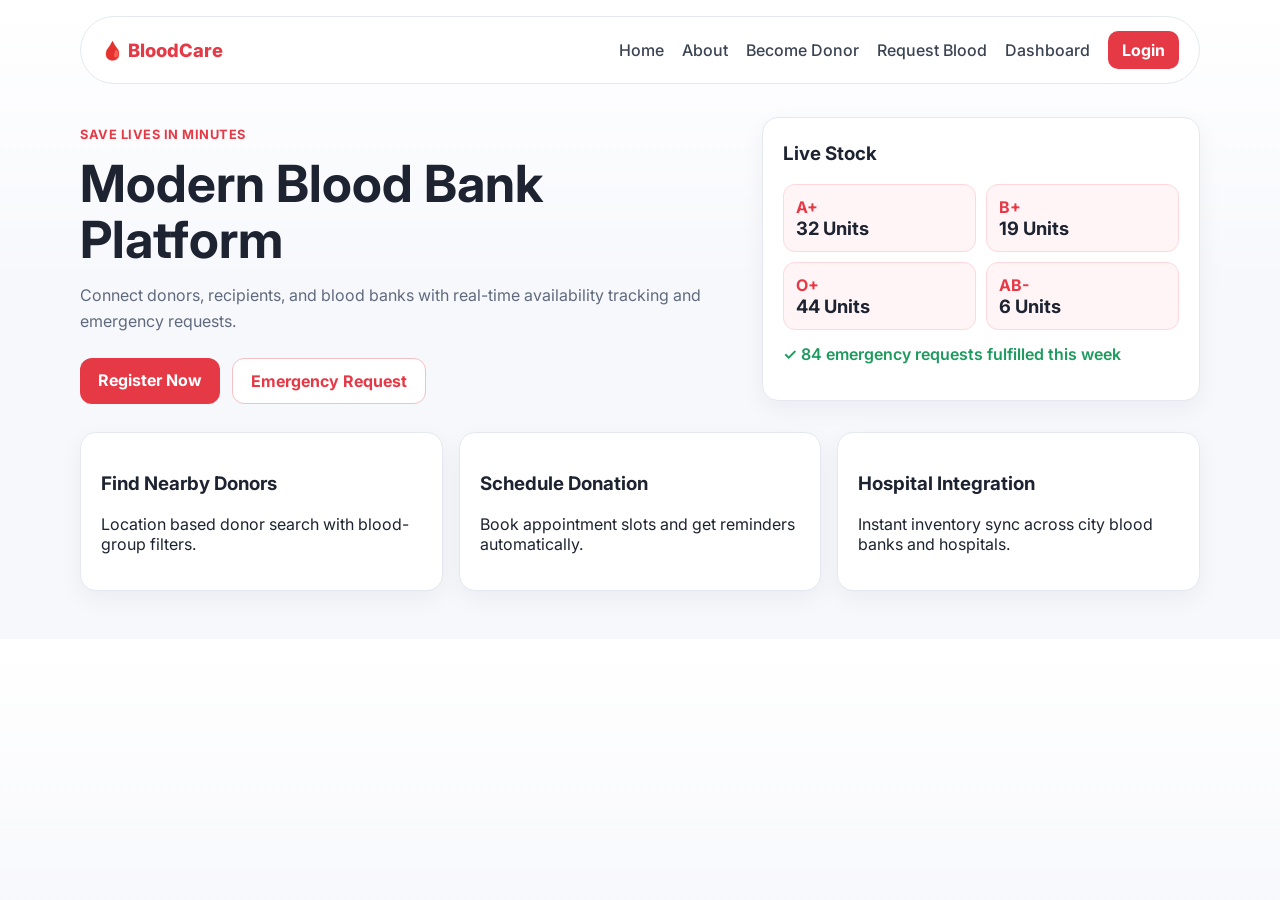
<file: Blood-Bank-Project-main/index.html>
<!DOCTYPE html>
<html lang="en">
  <head>
    <meta charset="UTF-8" />
    <meta name="viewport" content="width=device-width, initial-scale=1.0" />
    <title>Blood Bank UI • Home</title>
    <link rel="preconnect" href="https://fonts.googleapis.com" />
    <link rel="preconnect" href="https://fonts.gstatic.com" crossorigin />
    <link href="https://fonts.googleapis.com/css2?family=Inter:wght@400;500;600;700;800&display=swap" rel="stylesheet" />
    <link rel="stylesheet" href="assets/styles.css" />
  </head>
  <body>
    <header class="site-header glass">
      <a class="brand" href="index.html">🩸 BloodCare</a>
      <nav>
        <a href="index.html">Home</a>
        <a href="pages/about.html">About</a>
        <a href="pages/donor.html">Become Donor</a>
        <a href="pages/request.html">Request Blood</a>
        <a href="pages/dashboard.html">Dashboard</a>
        <a class="btn btn-sm" href="pages/login.html">Login</a>
      </nav>
    </header>

    <main>
      <section class="hero">
        <div>
          <p class="eyebrow">Save lives in minutes</p>
          <h1>Modern Blood Bank Platform</h1>
          <p class="muted">Connect donors, recipients, and blood banks with real-time availability tracking and emergency requests.</p>
          <div class="actions">
            <a class="btn" href="pages/register.html">Register Now</a>
            <a class="btn btn-outline" href="pages/request.html">Emergency Request</a>
          </div>
        </div>
        <div class="hero-card card">
          <h3>Live Stock</h3>
          <div class="grid two">
            <div class="metric"><span>A+</span><strong>32 Units</strong></div>
            <div class="metric"><span>B+</span><strong>19 Units</strong></div>
            <div class="metric"><span>O+</span><strong>44 Units</strong></div>
            <div class="metric"><span>AB-</span><strong>6 Units</strong></div>
          </div>
          <p class="success">✓ 84 emergency requests fulfilled this week</p>
        </div>
      </section>

      <section class="cards-3">
        <article class="card">
          <h3>Find Nearby Donors</h3>
          <p>Location based donor search with blood-group filters.</p>
        </article>
        <article class="card">
          <h3>Schedule Donation</h3>
          <p>Book appointment slots and get reminders automatically.</p>
        </article>
        <article class="card">
          <h3>Hospital Integration</h3>
          <p>Instant inventory sync across city blood banks and hospitals.</p>
        </article>
      </section>
    </main>
  </body>
</html>
</file>
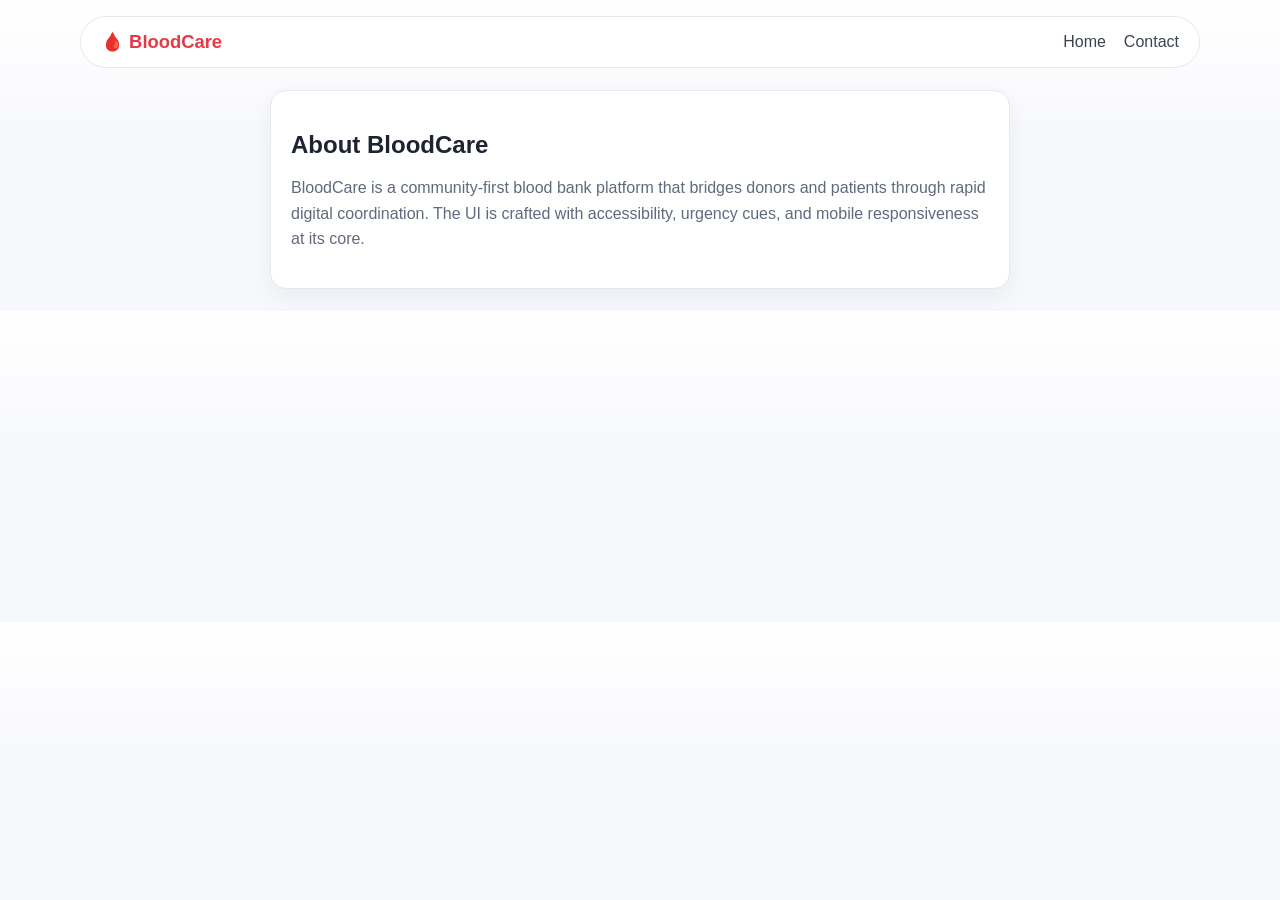
<file: Blood-Bank-Project-main/pages/about.html>
<!DOCTYPE html>
<html lang="en">
    <head>
        <meta charset="UTF-8">
        <meta name="viewport" content="width=device-width, initial-scale=1.0">
        <title>About</title>
        <link rel="stylesheet" href="../assets/styles.css">
    </head>
    <body>
        <header class="site-header glass">
            <a class="brand" href="../index.html">🩸 BloodCare</a>
            <nav>
                <a href="../index.html">Home</a>
                <a href="contact.html">Contact</a>
            </nav>
        </header>
        <main class="page card">
            <h2>About BloodCare</h2>
            <p class="muted">BloodCare is a community-first blood bank platform that bridges donors and patients through rapid digital coordination. The UI is crafted with accessibility, urgency cues, and mobile responsiveness at its core.</p>
        </main>
    </body>
</html>
</file>
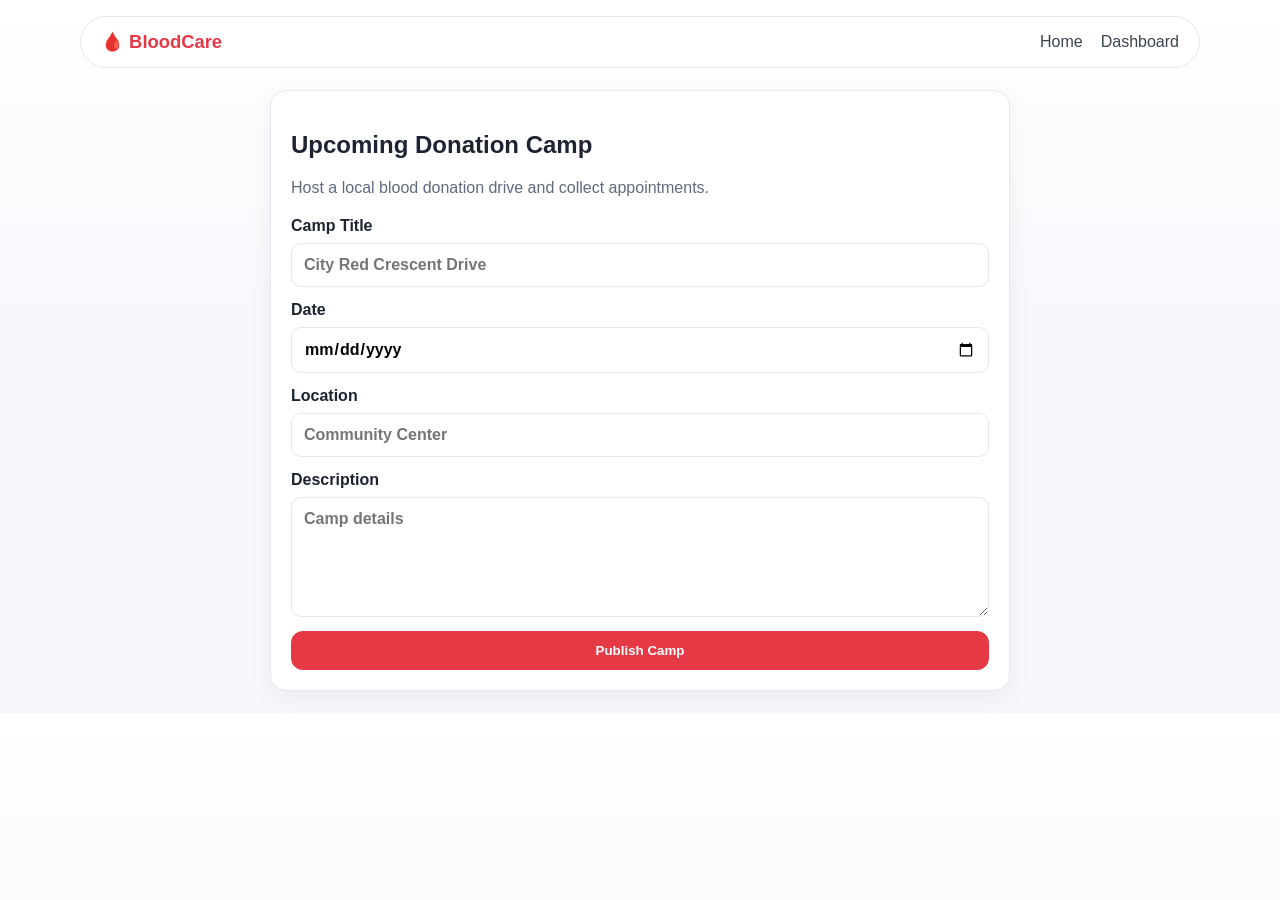
<file: Blood-Bank-Project-main/pages/camp.html>
<!DOCTYPE html>
<html lang="en">
    <head>
        <meta charset="UTF-8">
        <meta name="viewport" content="width=device-width, initial-scale=1.0">
        <title>Donation Camp</title>
        <link rel="stylesheet" href="../assets/styles.css">
    </head>
    <body>
        <header class="site-header glass">
            <a class="brand" href="../index.html">🩸 BloodCare</a>
            <nav>
                <a href="../index.html">Home</a>
                <a href="dashboard.html">Dashboard</a>
            </nav>
        </header>
            <main class="page card">
                <h2>Upcoming Donation Camp</h2>
                <p class="muted">Host a local blood donation drive and collect appointments.</p>
                <form>
                    <label>Camp Title<input placeholder="City Red Crescent Drive"></label>
                    <label>Date<input type="date"></label>
                    <label>Location<input placeholder="Community Center"></label>
                    <label>Description<textarea placeholder="Camp details"></textarea></label>
                    <button class="btn" type="button">Publish Camp</button>
                </form>
            </main>
    </body>
</html>
</file>
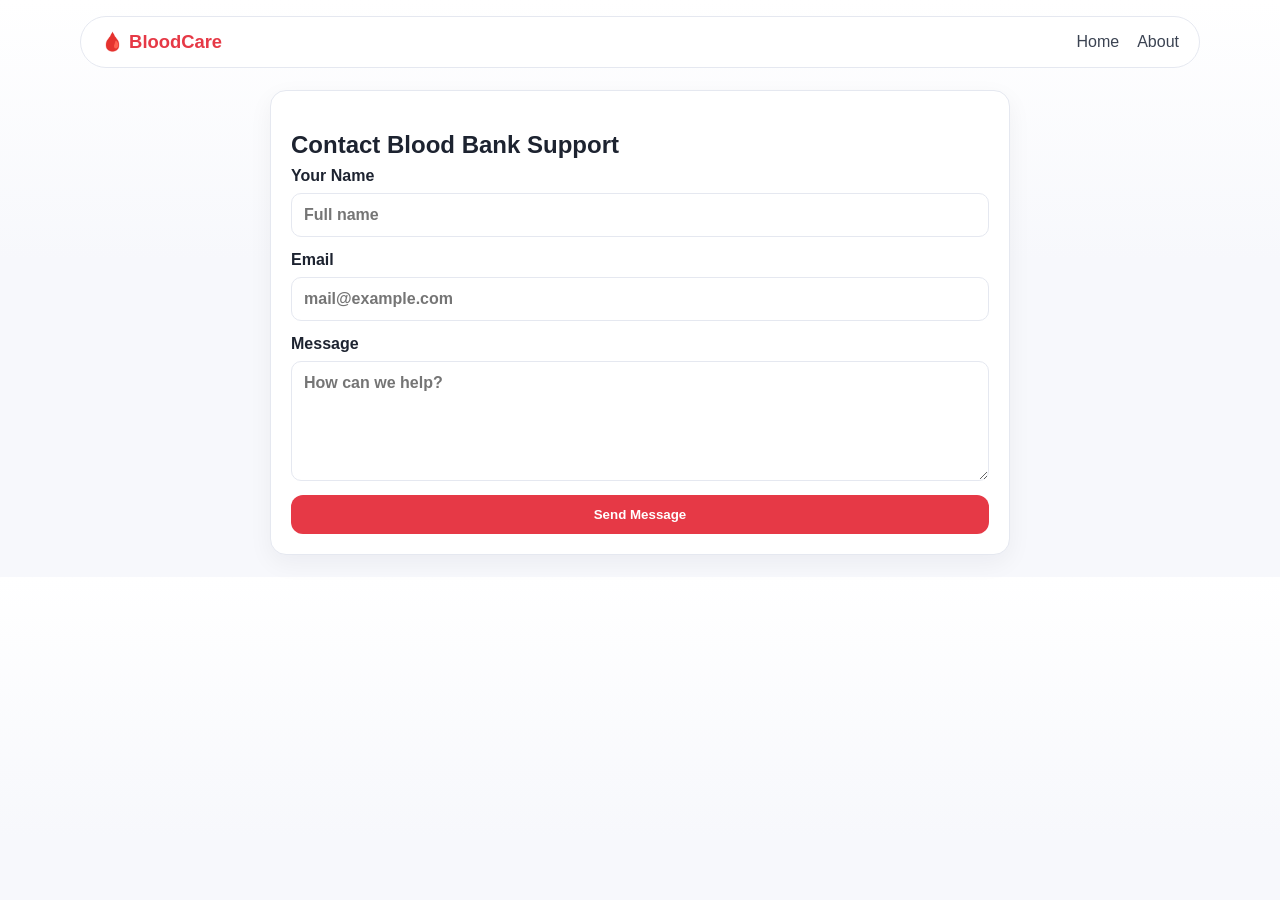
<file: Blood-Bank-Project-main/pages/contact.html>
<!DOCTYPE html>
<html lang="en">
    <head>
        <meta charset="UTF-8">
        <meta name="viewport" content="width=device-width, initial-scale=1.0">
        <title>Contact</title>
        <link rel="stylesheet" href="../assets/styles.css">
    </head>
    <body>
        <header class="site-header glass">
            <a class="brand" href="../index.html">🩸 BloodCare</a>
            <nav>
                <a href="../index.html">Home</a>
                <a href="about.html">About</a></nav>
        </header>
            <main class="page card">
                <h2>Contact Blood Bank Support</h2>
                <form>
                    <label>Your Name<input placeholder="Full name"></label>
                    <label>Email<input type="email" placeholder="mail@example.com"></label>
                    <label>Message<textarea placeholder="How can we help?"></textarea></label>
                    <button class="btn" type="button">Send Message</button></form></main>
    </body>
</html>
</file>
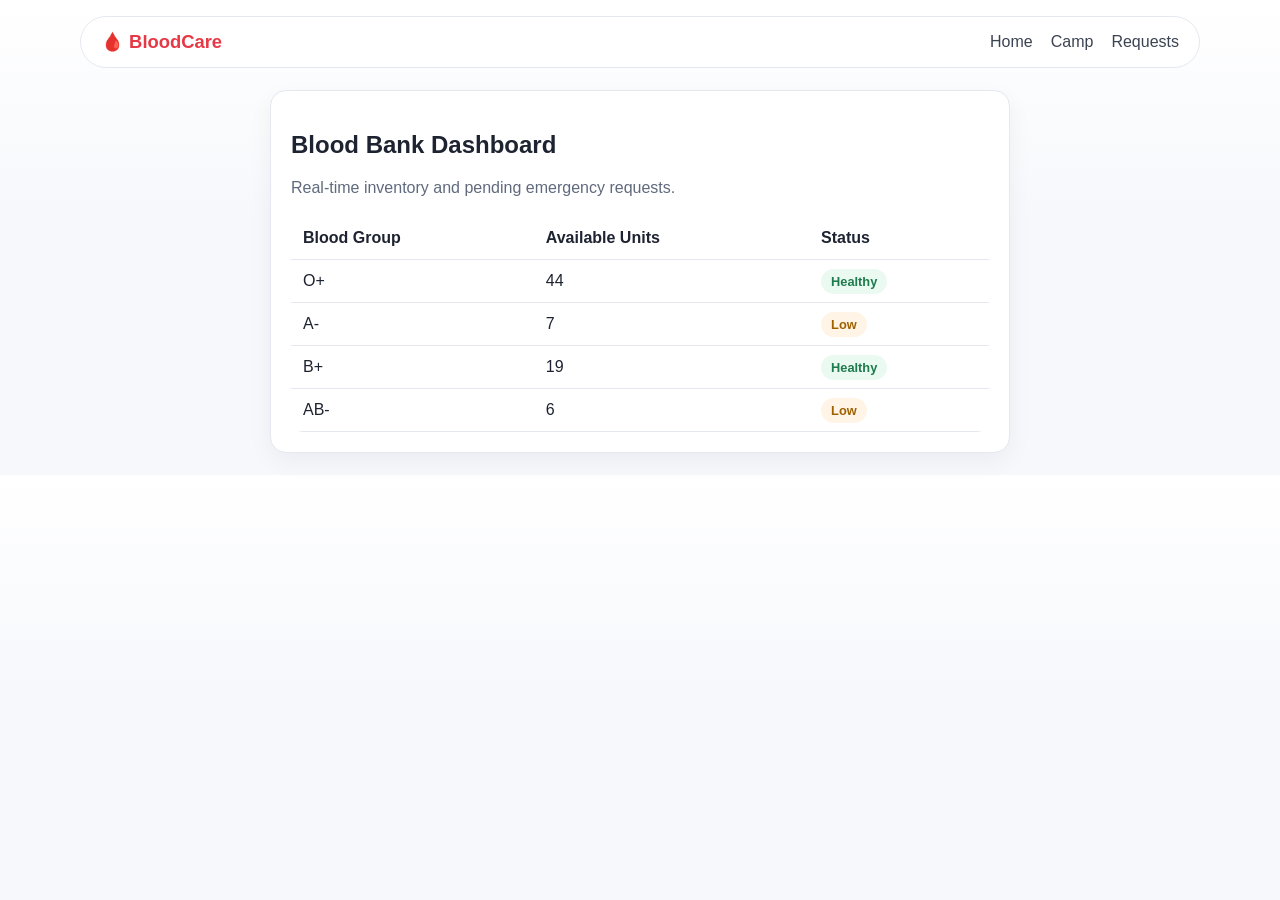
<file: Blood-Bank-Project-main/pages/dashboard.html>
<!DOCTYPE html>
<html lang="en">
    <head>
        <meta charset="UTF-8">
        <meta name="viewport" content="width=device-width, initial-scale=1.0">
        <title>Dashboard</title>
        <link rel="stylesheet" href="../assets/styles.css">
    </head>
<body>
    <header class="site-header glass">
        <a class="brand" href="../index.html">🩸 BloodCare</a>
        <nav>
            <a href="../index.html">Home</a>
            <a href="camp.html">Camp</a>
            <a href="request.html">Requests</a>
        </nav>
    </header>
    <main class="page">
        <section class="card">
            <h2>Blood Bank Dashboard</h2>
            <p class="muted">Real-time inventory and pending emergency requests.</p>
                <table class="table">
                    <thead>
                        <tr>
                            <th>Blood Group</th>
                            <th>Available Units</th>
                            <th>Status</th>
                        </tr>
                    </thead>
                    <tbody>
                        <tr>
                            <td>O+</td>
                            <td>44</td>
                            <td><span class="badge ok">Healthy</span></td>
                        </tr>
                        <tr>
                            <td>A-</td>
                            <td>7</td>
                            <td><span class="badge low">Low</span></td>
                        </tr>
                        <tr>
                            <td>B+</td>
                            <td>19</td>
                            <td><span class="badge ok">Healthy</span></td>
                        </tr>
                        <tr><td>AB-</td>
                            <td>6</td>
                            <td><span class="badge low">Low</span></td>
                        </tr>
                    </tbody>
                </table>
        </section>
    </main>
</body>
</html>
</file>
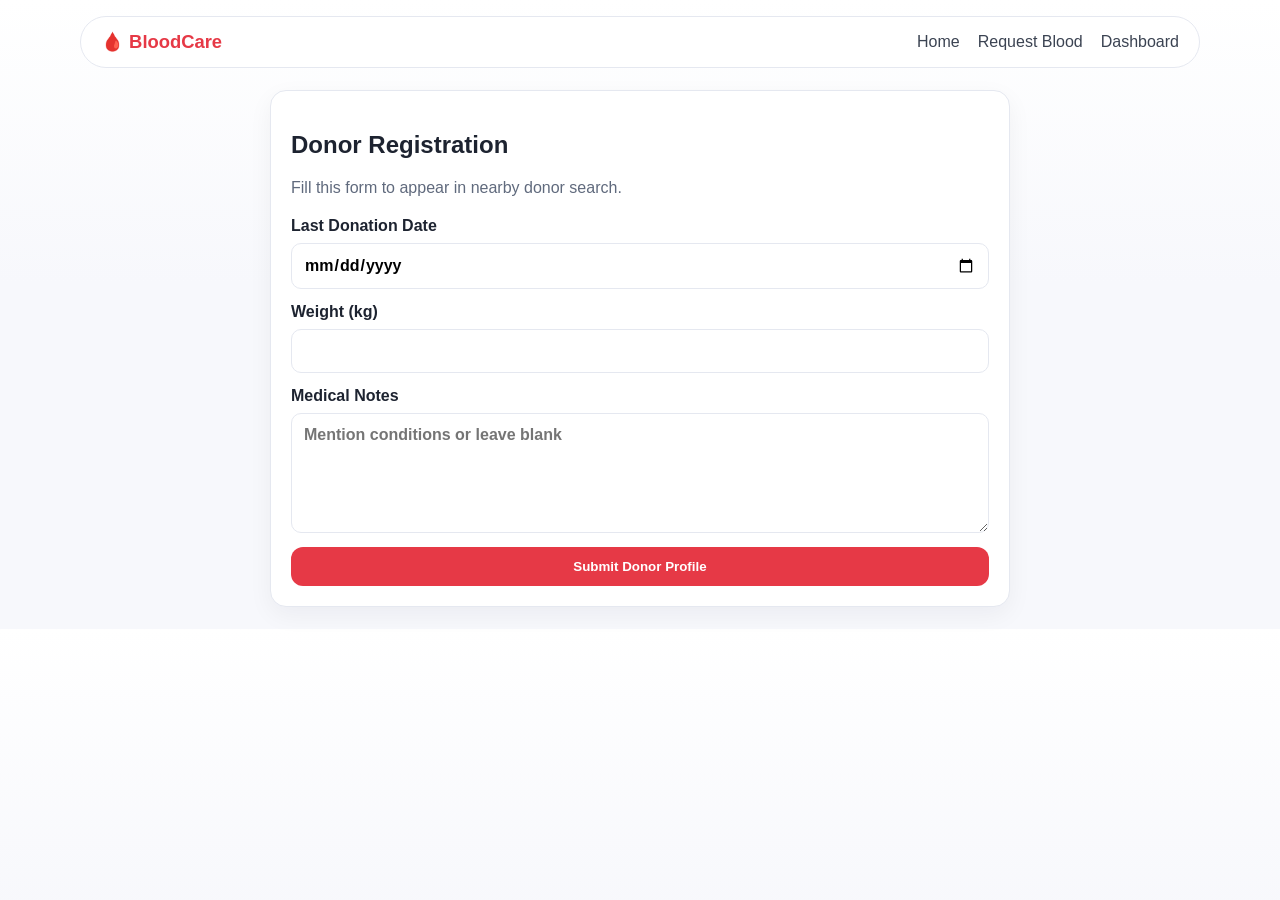
<file: Blood-Bank-Project-main/pages/donor.html>
<!DOCTYPE html>
<html lang="en">
    <head>
        <meta charset="UTF-8">
        <meta name="viewport" content="width=device-width, initial-scale=1.0">
        <title>Become Donor</title>
        <link rel="stylesheet" href="../assets/styles.css">
    </head>
    <body>
        <header class="site-header glass">
            <a class="brand" href="../index.html">🩸 BloodCare</a>
            <nav><a href="../index.html">Home</a>
                <a href="request.html">Request Blood</a>
                <a href="dashboard.html">Dashboard</a>
            </nav>
        </header>
    <main class="page">
        <section class="card">
            <h2>Donor Registration</h2>
            <p class="muted">Fill this form to appear in nearby donor search.</p>
            <form>
                <label>Last Donation Date<input type="date"></label>
                <label>Weight (kg)<input type="number" min="45"></label>
                <label>Medical Notes<textarea placeholder="Mention conditions or leave blank"></textarea></label>
                <button class="btn" type="button">Submit Donor Profile</button>
            </form>
        </section>
    </main>
    </body>
</html>
</file>
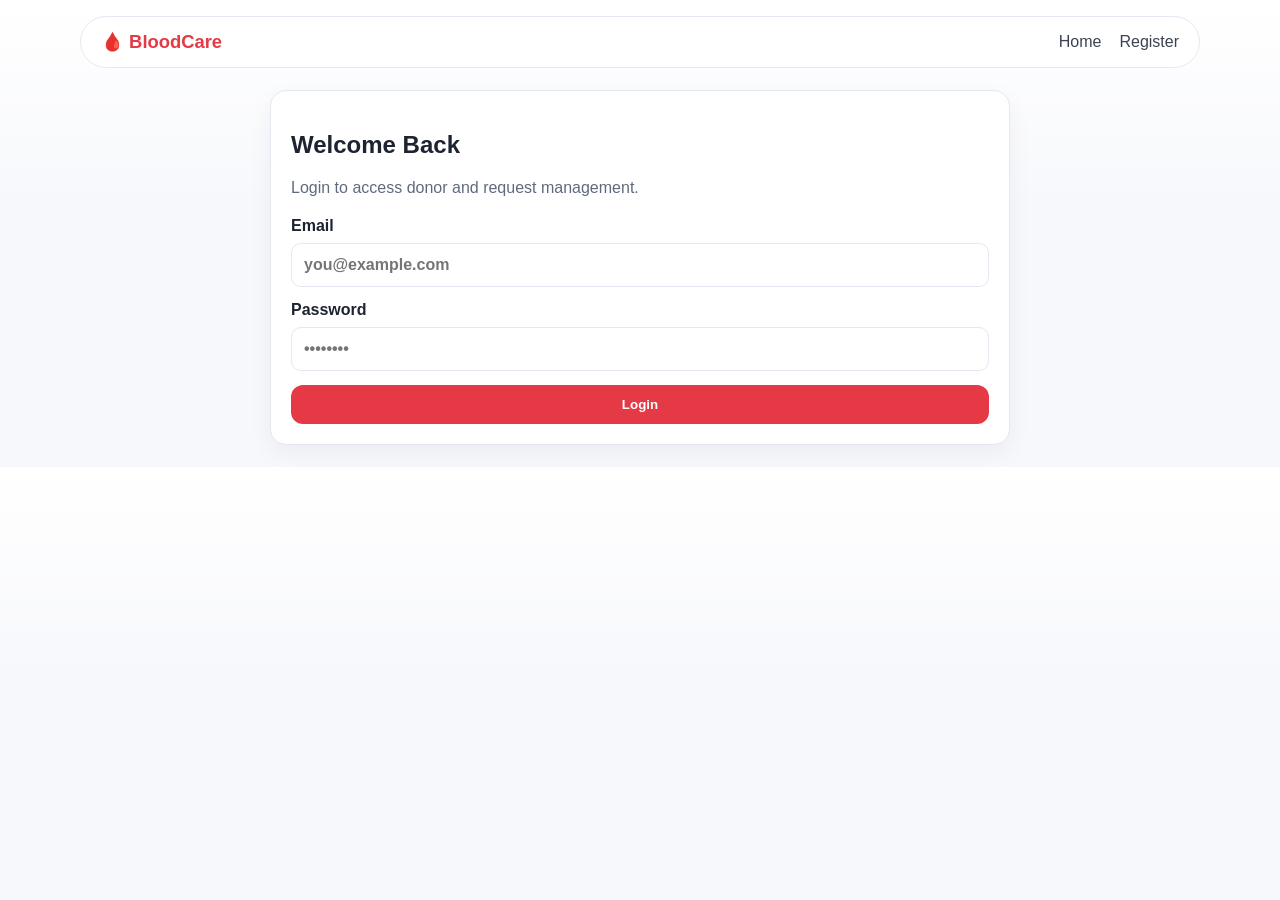
<file: Blood-Bank-Project-main/pages/login.html>
<!DOCTYPE html>
<html lang="en">
    <head>
        <meta charset="UTF-8">
        <meta name="viewport" content="width=device-width, initial-scale=1.0">
        <title>Login</title>
        <link rel="stylesheet" href="../assets/styles.css">
    </head>
    <body>
    <header class="site-header glass">
        <a class="brand" href="../index.html">🩸 BloodCare</a>
        <nav>
            <a href="../index.html">Home</a>
            <a href="register.html">Register</a>
        </nav>
    </header>
    <main class="page card">
        <h2>Welcome Back</h2>
        <p class="muted">Login to access donor and request management.</p>
        <form>
            <label>Email<input type="email" placeholder="you@example.com"></label>
            <label>Password<input type="password" placeholder="••••••••"></label>
            <button class="btn" type="button">Login</button>
        </form>
    </main>
    </body>
</html>
</file>
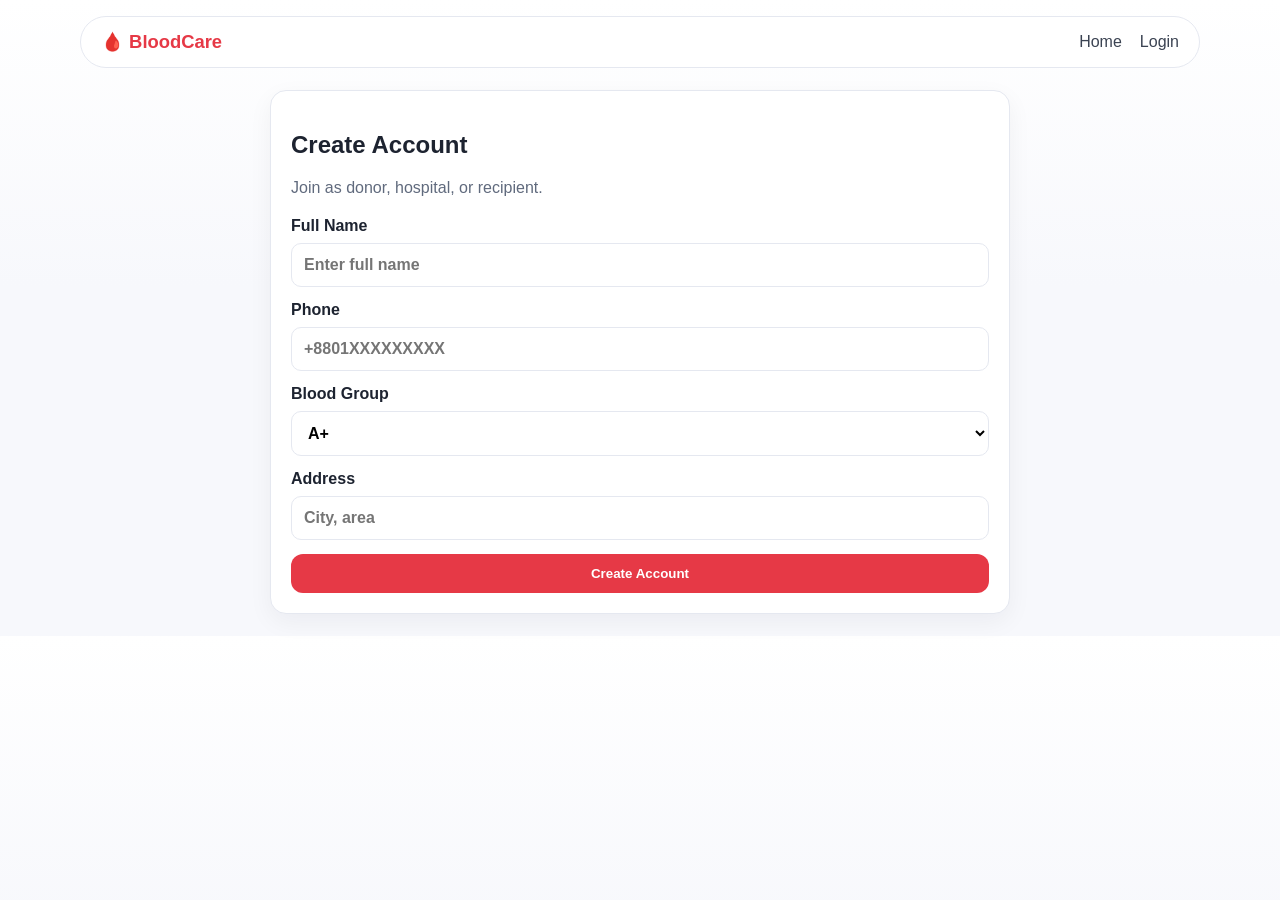
<file: Blood-Bank-Project-main/pages/register.html>
<!DOCTYPE html>
<html lang="en">
    <head>
        <meta charset="UTF-8">
        <meta name="viewport" content="width=device-width, initial-scale=1.0">
        <title>Register</title>
        <link rel="stylesheet" href="../assets/styles.css">
    </head>
    <body>
    <header class="site-header glass">
        <a class="brand" href="../index.html">🩸 BloodCare</a>
        <nav>
            <a href="../index.html">Home</a>
            <a href="login.html">Login</a>
        </nav>
    </header>
    <main class="page card">
        <h2>Create Account</h2>
        <p class="muted">Join as donor, hospital, or recipient.</p>
        <form>
            <label>Full Name<input placeholder="Enter full name"></label>
            <label>Phone<input placeholder="+8801XXXXXXXXX"></label>
            <label>Blood Group
                <select>
                <option>A+</option>
                <option>A-</option>
                <option>B+</option>
                <option>B-</option>
                <option>AB+</option>
                <option>AB-</option>
                <option>O+</option>
                <option>O-</option>
                </select></label>
            <label>Address<input placeholder="City, area"></label>
            <button class="btn" type="button">Create Account</button>
        </form>
    </main>
    </body>
</html>
</file>
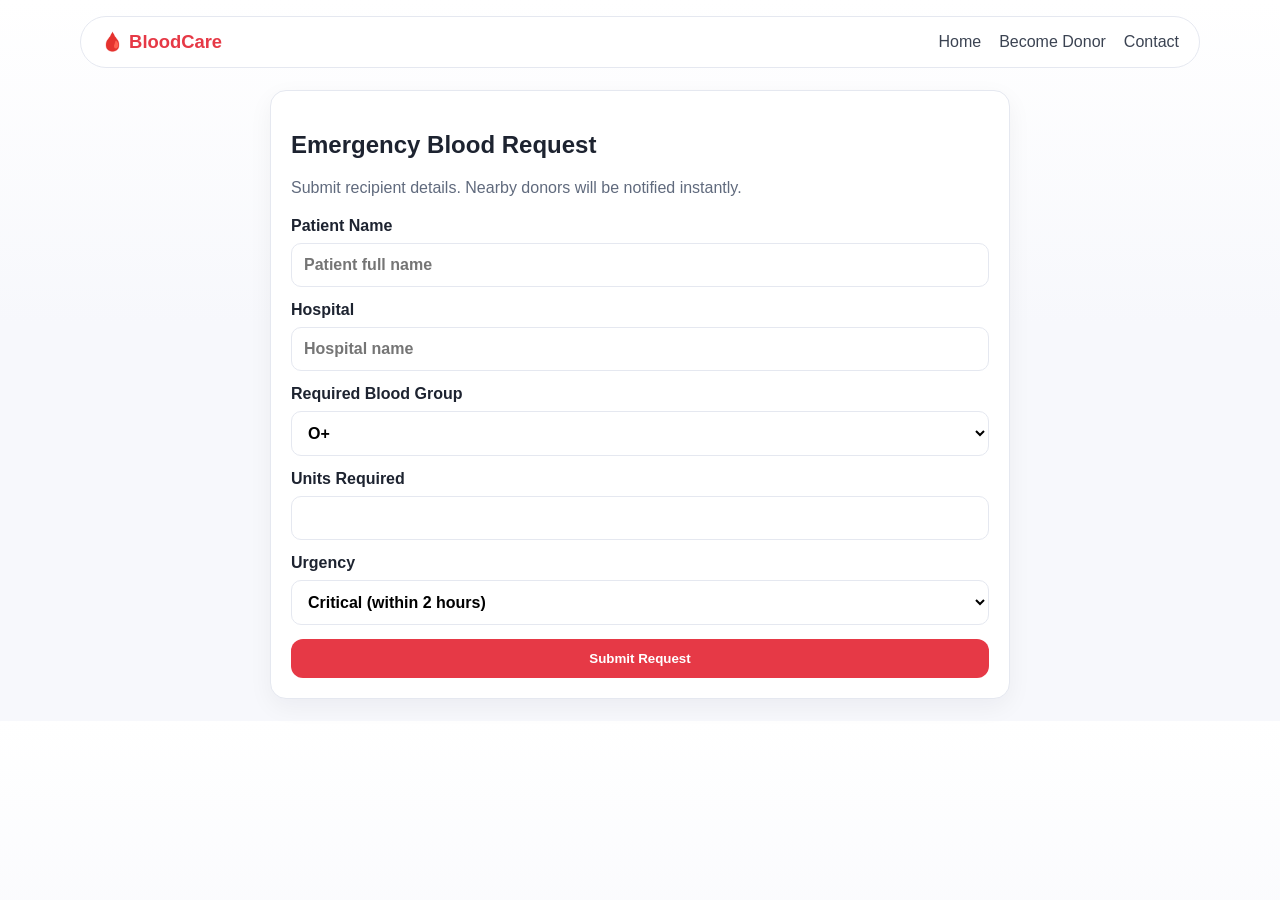
<file: Blood-Bank-Project-main/pages/request.html>
<!DOCTYPE html>
<html lang="en">
    <head>
        <meta charset="UTF-8">
        <meta name="viewport" content="width=device-width, initial-scale=1.0">
        <title>Blood Request</title>
        <link rel="stylesheet" href="../assets/styles.css">
    </head>
    <body>
    <header class="site-header glass">
        <a class="brand" href="../index.html">🩸 BloodCare</a>
        <nav>
            <a href="../index.html">Home</a>
            <a href="donor.html">Become Donor</a>
            <a href="contact.html">Contact</a>
        </nav>
    </header>
    <main class="page">
        <section class="card">
            <h2>Emergency Blood Request</h2>
            <p class="muted">Submit recipient details. Nearby donors will be notified instantly.</p>
            <form>
                <label>Patient Name<input placeholder="Patient full name"></label>
                <label>Hospital<input placeholder="Hospital name"></label>
                <label>Required Blood Group
                    <select>
                        <option>O+</option>
                        <option>O-</option>
                        <option>A+</option>
                        <option>A-</option>
                        <option>B+</option>
                        <option>B-</option>
                        <option>AB+</option>
                        <option>AB-</option>
                        </select></label>
                    <label>Units Required<input type="number" min="1" max="8"></label>
                    <label>Urgency
                        <select>
                            <option>Critical (within 2 hours)</option>
                            <option>High (today)</option>
                            <option>Normal (24+ hours)</option>
                        </select></label>
                        <button class="btn" type="button">Submit Request</button>
                    </form>
                </section>
            </main>
    </body>
</html>
</file>
<file: Blood-Bank-Project-main/assets/styles.css>
:root {
  --bg: #f7f8fc;
  --surface: #ffffff;
  --ink: #1d2330;
  --muted: #606a7d;
  --primary: #e63946;
  --primary-2: #c1121f;
  --border: #e5e8f0;
  --success: #1d9b5e;
  --radius: 16px;
}

* { box-sizing: border-box; }
body {
  margin: 0;
  font-family: 'Inter', sans-serif;
  color: var(--ink);
  background: linear-gradient(180deg, #fff 0%, var(--bg) 45%);
}

a { color: inherit; text-decoration: none; }

.site-header {
  position: sticky;
  top: 0;
  z-index: 50;
  margin: 16px auto;
  width: min(1120px, calc(100% - 32px));
  padding: 14px 20px;
  border-radius: 100px;
  display: flex;
  justify-content: space-between;
  align-items: center;
}
.glass {
  background: rgba(255,255,255,.85);
  backdrop-filter: blur(12px);
  border: 1px solid var(--border);
}
.brand { font-size: 1.15rem; font-weight: 800; color: var(--primary); }
nav { display: flex; gap: 18px; align-items: center; }
nav a { font-weight: 500; color: #3b4352; }

main { width: min(1120px, calc(100% - 32px)); margin: 20px auto 48px; }
.hero {
  display: grid;
  grid-template-columns: 1.2fr .8fr;
  gap: 24px;
  align-items: center;
  margin-top: 30px;
}
.eyebrow { color: var(--primary); font-weight: 700; letter-spacing: .04em; text-transform: uppercase; font-size: .8rem; }
h1 { font-size: clamp(2rem, 5vw, 3.2rem); line-height: 1.1; margin: 12px 0 16px; }
.muted { color: var(--muted); line-height: 1.6; }
.actions { display: flex; gap: 12px; margin-top: 24px; }

.btn {
  background: var(--primary);
  color: white;
  border: 0;
  border-radius: 12px;
  padding: 12px 18px;
  font-weight: 700;
  display: inline-block;
}
.btn:hover { background: var(--primary-2); }
.btn-outline {
  background: #fff;
  color: var(--primary);
  border: 1px solid #f4c0c4;
}
.btn-sm { padding: 9px 14px; border-radius: 10px; }

.card {
  background: var(--surface);
  border: 1px solid var(--border);
  border-radius: var(--radius);
  padding: 20px;
  box-shadow: 0 8px 24px rgba(17, 24, 39, .05);
}
.hero-card h3 { margin-top: 4px; }
.grid.two {
  display: grid;
  gap: 10px;
  grid-template-columns: 1fr 1fr;
}
.metric {
  background: #fff5f6;
  border: 1px solid #ffd7dc;
  border-radius: 12px;
  padding: 12px;
}
.metric span { color: var(--primary); font-weight: 700; display:block; }
.metric strong { font-size: 1.15rem; }
.success { color: var(--success); font-weight: 600; margin-top: 14px; }
.cards-3 {
  display: grid;
  grid-template-columns: repeat(3, 1fr);
  gap: 16px;
  margin-top: 28px;
}

.page {
  max-width: 740px;
  margin: 22px auto;
}
.page h2 { margin-bottom: 8px; }
form { display: grid; gap: 14px; }
label { display: grid; gap: 8px; font-weight: 600; }
input, select, textarea {
  width: 100%;
  border: 1px solid var(--border);
  border-radius: 10px;
  padding: 12px;
  font: inherit;
  background: #fff;
}
textarea { min-height: 120px; resize: vertical; }

.table {
  width: 100%;
  border-collapse: collapse;
  margin-top: 16px;
  background: #fff;
  border-radius: 12px;
  overflow: hidden;
}
.table th, .table td {
  text-align: left;
  padding: 12px;
  border-bottom: 1px solid var(--border);
}
.badge { padding: 5px 10px; border-radius: 999px; font-size: .8rem; font-weight: 700; }
.badge.ok { background: #eafaf1; color: #1f7a4d; }
.badge.low { background: #fff4e5; color: #9f6100; }

@media (max-width: 900px) {
  .hero { grid-template-columns: 1fr; }
  .cards-3 { grid-template-columns: 1fr; }
  nav a:not(.btn) { display: none; }
}
</file>
